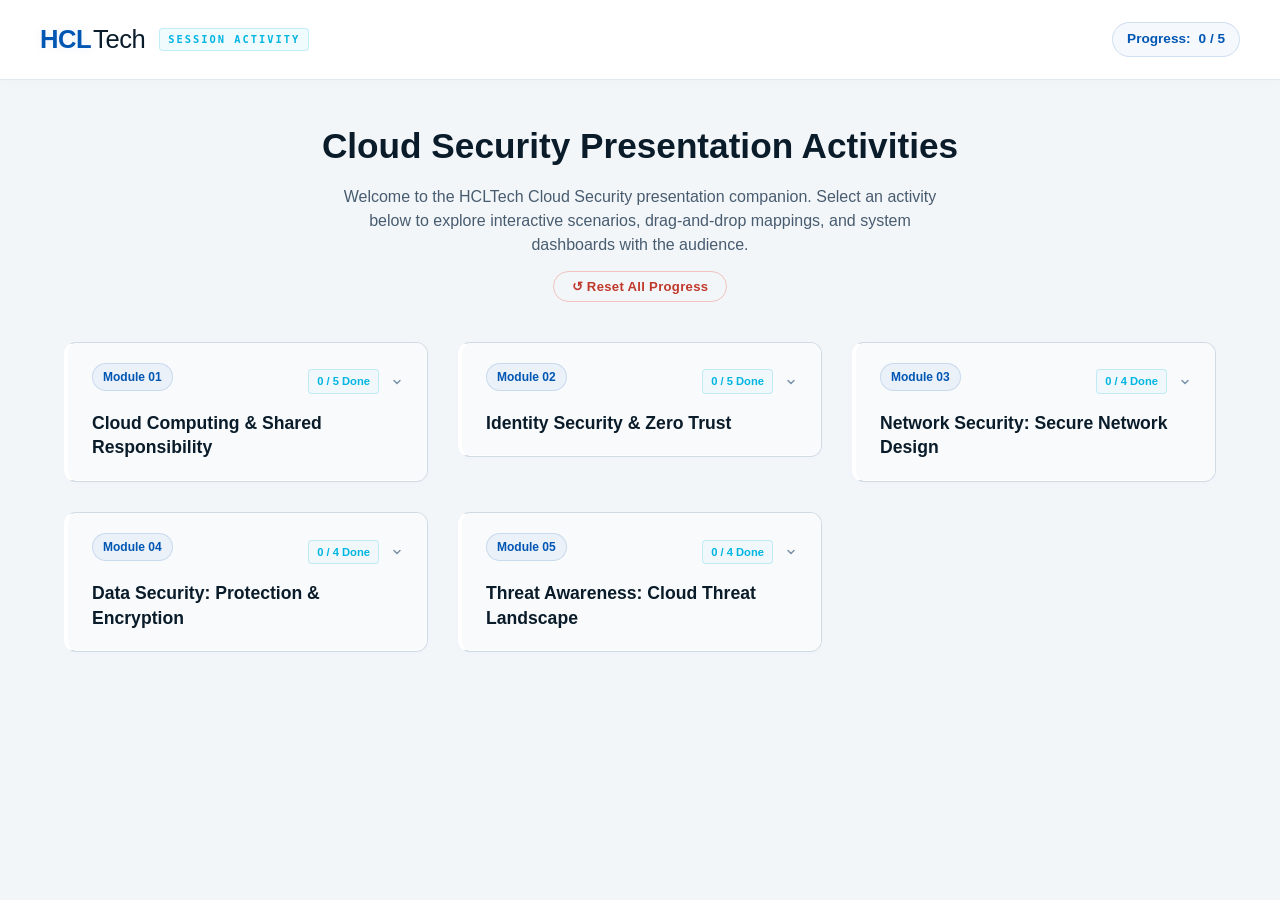
<file: index.html>
<!DOCTYPE html>
<html lang="en">
<head>
  <meta charset="UTF-8">
  <meta name="viewport" content="width=device-width, initial-scale=1.0">
  <title>HCLTech Cloud Security & Identity Interactive Activities</title>
  <link rel="stylesheet" href="index.css">
</head>
<body>

  <div id="app-container">

    <!-- CORPORATE WHITE HEADER -->
    <header>
      <div class="logo-section">
        <h1 class="hcl-logo">
          <span class="hcl-blue">HCL</span><span class="hcl-tech">Tech</span>
          <span class="logo-tag">Session Activity</span>
        </h1>
      </div>
      <div class="hud-section">
        <div class="score-hud-badge">
          Progress: <span id="hud-score-tally">0 / 5</span>
        </div>
      </div>
    </header>

    <!-- VIEW 1: MODULE & ACTIVITY DASHBOARD -->
    <main id="hub-view">
      <div class="hub-hero">
        <h2>Cloud Security Presentation Activities</h2>
        <p>Welcome to the HCLTech Cloud Security presentation companion. Select an activity below to explore interactive scenarios, drag-and-drop mappings, and system dashboards with the audience.</p>
        <button id="btn-reset-all" class="btn-reset-all">↺ Reset All Progress</button>
      </div>
      <div class="modules-grid">
        <!-- Dynamically rendered by app.js -->
      </div>
    </main>
 
    <!-- VIEW 1.5: MODULE DETAIL VIEW (SEPARATE PAGE) -->
    <main id="module-view" style="display: none;">
      <div class="module-view-header">
        <button id="btn-module-back" class="btn-quit">← Back to Modules</button>
        <h2 id="module-view-title">Module Title</h2>
        <button id="btn-module-reset" class="btn-reset">Reset Module Progress</button>
      </div>
      <div class="glass-panel module-desc-panel">
        <p id="module-view-desc"></p>
      </div>
      <h3 class="game-slots-title">Session Activities</h3>
      <div class="collapsible-games-list" id="module-games-list">
        <!-- Dynamically rendered by app.js -->
      </div>
    </main>

    <!-- VIEW 2: ACTIVE ACTIVITY WORKSPACE (50/50 Split) -->
    <main id="game-view" style="display: none;">
      
      <!-- Left Panel: Dynamic Vector Diagram Panel -->
      <section class="image-panel" id="diagram-panel-container">
        <!-- Rendered dynamically by app.js -->
      </section>

      <!-- Right Panel: Interactive Activity Console -->
      <section class="mission-control-panel">
        
        <div class="game-title-bar">
          <h3 id="current-game-title">Activity Title</h3>
          <button id="btn-quit" class="btn-quit">Exit Activity</button>
        </div>

        <!-- Progress ticks (shown for multi-step activities like scenarios and swiper) -->
        <div id="progress-ticks" class="progress-container">
          <!-- Populated by app.js -->
        </div>

        <!-- Dynamic Activity Workspace -->
        <div id="activity-workspace">
          <!-- Rendered dynamically by app.js based on activity type -->
        </div>

        <!-- Educational outcomes feedback -->
        <div id="correct-feedback" class="feedback-box correct">
          <div class="feedback-header">
            <svg style="width:16px; height:16px; fill:var(--neon-green)" viewBox="0 0 24 24"><path d="M12,2A10,10 0 1,0 22,12A10,10 0 0,0 12,2M10,17L5,12L6.41,10.58L10,14.17L17.59,6.58L19,8L10,17Z"/></svg>
            SECURE DESIGN CONFIGURATION
          </div>
          <p id="correct-explanation"></p>
        </div>

        <div id="incorrect-feedback" class="feedback-box incorrect">
          <div class="feedback-header">
            <svg style="width:16px; height:16px; fill:var(--neon-red)" viewBox="0 0 24 24"><path d="M13 14H11V9H13M13 18H11V16H13M1 21H23L12 2L1 21Z"/></svg>
            POTENTIAL SECURITY RISK
          </div>
          <button id="btn-reveal-explanation" class="btn-reveal">Discuss Security Context</button>
          
          <div id="reveal-block" class="reveal-text">
            <p id="reveal-cause-text"></p>
          </div>
        </div>

        <!-- Action Control triggers -->
        <div class="action-area">
          <button id="btn-submit" class="btn-primary" disabled>
            Confirm Choice
          </button>
          <button id="btn-next" class="btn-primary" style="display: none;">
            Next Scenario
          </button>
        </div>

      </section>

    </main>

    <!-- VIEW 3: ACTIVITY COMPLETED RESULTS VIEW -->
    <main id="results-view" style="display: none;">
      <div class="results-panel glass-panel">
        <div class="results-badge success">
          <!-- Filled by app.js -->
        </div>
        <h2 class="results-title success">Activity Completed</h2>
        <p class="results-subtitle">You have run through the interactive scenarios. Here is a summary of your selections.</p>

        <!-- Final score distribution table -->
        <div class="score-display">
          <div class="score-col">
            <span class="score-label">Checkpoints Reviewed</span>
            <span id="final-score" class="score-value highlight">5 / 5</span>
          </div>
          <div class="score-col">
            <span class="score-label">Activity Status</span>
            <span id="final-percent" class="score-value highlight">100%</span>
          </div>
        </div>

        <div style="display: flex; gap: 14px; width: 100%;">
          <button id="btn-results-retry" class="btn-primary btn-secondary-style" style="flex: 1; padding: 12px; font-size: 0.9rem;">Restart Activity</button>
          <button id="btn-results-quit" class="btn-primary" style="flex: 1; padding: 12px; font-size: 0.9rem;">Return to Activity Hub</button>
        </div>
      </div>
    </main>

  </div>

  <!-- Include Javascript files -->
  <script src="gameData.js"></script>
  <script src="app.js"></script>
</body>
</html>
</file>
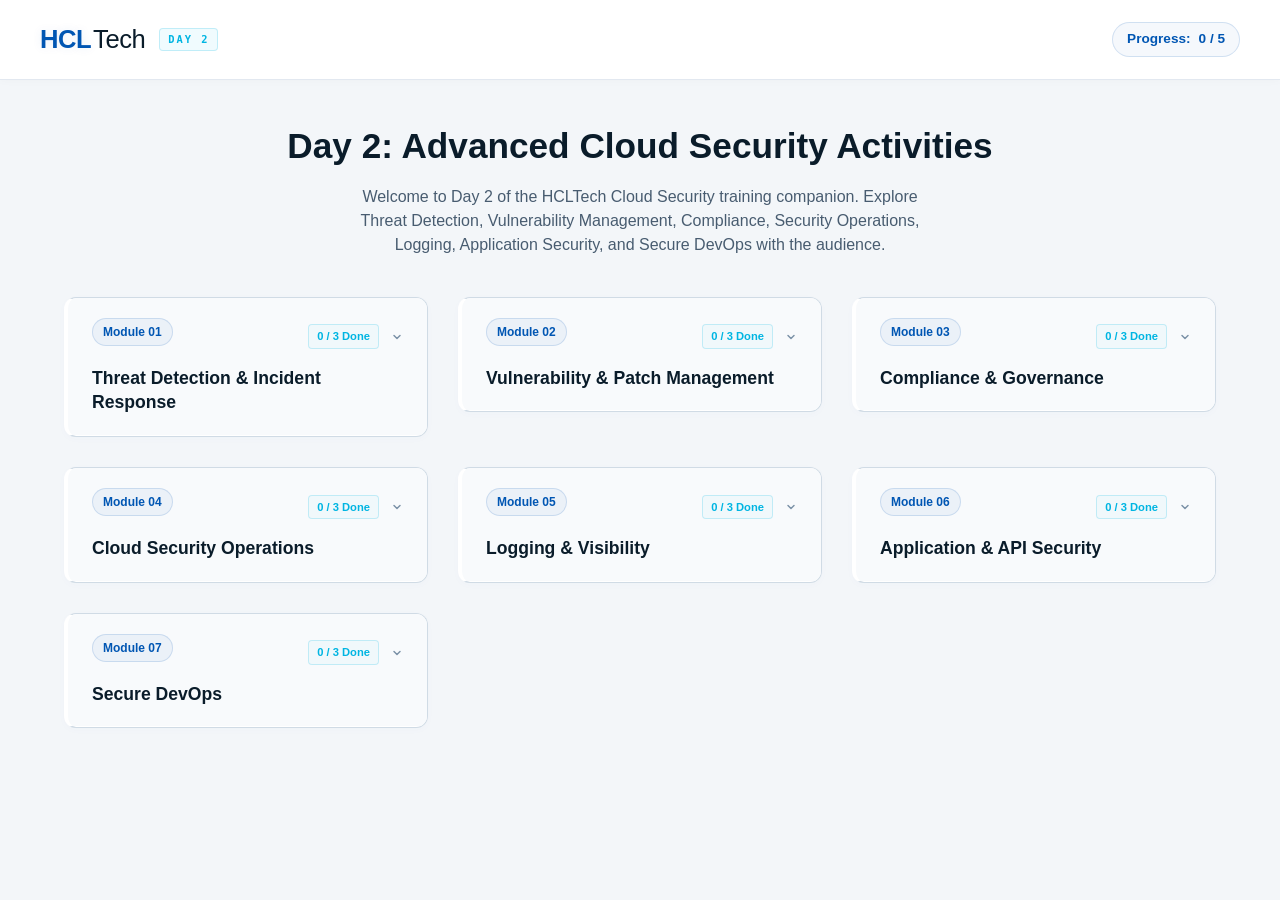
<file: day2.html>
<!DOCTYPE html>
<html lang="en">
<head>
  <meta charset="UTF-8">
  <meta name="viewport" content="width=device-width, initial-scale=1.0">
  <title>HCLTech Cloud Security - Day 2 Training Activities</title>
  <link rel="stylesheet" href="day2.css">
</head>
<body>

  <div id="app-container">

    <!-- CORPORATE WHITE HEADER -->
    <header>
      <div class="logo-section">
        <h1 class="hcl-logo">
          <span class="hcl-blue">HCL</span><span class="hcl-tech">Tech</span>
          <span class="logo-tag">Day 2</span>
        </h1>
      </div>
      <div class="hud-section">
        <div class="score-hud-badge">
          Progress: <span id="hud-score-tally">0 / 5</span>
        </div>
      </div>
    </header>

    <!-- VIEW 1: MODULE & ACTIVITY DASHBOARD -->
    <main id="hub-view">
      <div class="hub-hero">
        <h2>Day 2: Advanced Cloud Security Activities</h2>
        <p>Welcome to Day 2 of the HCLTech Cloud Security training companion. Explore Threat Detection, Vulnerability Management, Compliance, Security Operations, Logging, Application Security, and Secure DevOps with the audience.</p>
      </div>
      <div class="modules-grid">
        <!-- Dynamically rendered by app.js -->
      </div>
    </main>
 
    <!-- VIEW 1.5: MODULE DETAIL VIEW (SEPARATE PAGE) -->
    <main id="module-view" style="display: none;">
      <div class="module-view-header">
        <button id="btn-module-back" class="btn-quit">← Back to Modules</button>
        <h2 id="module-view-title">Module Title</h2>
        <button id="btn-module-reset" class="btn-reset">Reset Module Progress</button>
      </div>
      <div class="glass-panel module-desc-panel">
        <p id="module-view-desc"></p>
      </div>
      <h3 class="game-slots-title">Session Activities</h3>
      <div class="collapsible-games-list" id="module-games-list">
        <!-- Dynamically rendered by app.js -->
      </div>
    </main>

    <!-- VIEW 2: ACTIVE ACTIVITY WORKSPACE (50/50 Split) -->
    <main id="game-view" style="display: none;">
      
      <!-- Left Panel: Dynamic Vector Diagram Panel -->
      <section class="image-panel" id="diagram-panel-container">
        <!-- Rendered dynamically by app.js -->
      </section>

      <!-- Right Panel: Interactive Activity Console -->
      <section class="mission-control-panel">
        
        <div class="game-title-bar">
          <h3 id="current-game-title">Activity Title</h3>
          <button id="btn-quit" class="btn-quit">Exit Activity</button>
        </div>

        <!-- Progress ticks (shown for multi-step activities like scenarios and swiper) -->
        <div id="progress-ticks" class="progress-container">
          <!-- Populated by app.js -->
        </div>

        <!-- Dynamic Activity Workspace -->
        <div id="activity-workspace">
          <!-- Rendered dynamically by app.js based on activity type -->
        </div>

        <!-- Educational outcomes feedback -->
        <div id="correct-feedback" class="feedback-box correct">
          <div class="feedback-header">
            <svg style="width:16px; height:16px; fill:var(--neon-green)" viewBox="0 0 24 24"><path d="M12,2A10,10 0 1,0 22,12A10,10 0 0,0 12,2M10,17L5,12L6.41,10.58L10,14.17L17.59,6.58L19,8L10,17Z"/></svg>
            SECURE DESIGN CONFIGURATION
          </div>
          <p id="correct-explanation"></p>
        </div>

        <div id="incorrect-feedback" class="feedback-box incorrect">
          <div class="feedback-header">
            <svg style="width:16px; height:16px; fill:var(--neon-red)" viewBox="0 0 24 24"><path d="M13 14H11V9H13M13 18H11V16H13M1 21H23L12 2L1 21Z"/></svg>
            POTENTIAL SECURITY RISK
          </div>
          <button id="btn-reveal-explanation" class="btn-reveal">Discuss Security Context</button>
          
          <div id="reveal-block" class="reveal-text">
            <p id="reveal-cause-text"></p>
          </div>
        </div>

        <!-- Action Control triggers -->
        <div class="action-area">
          <button id="btn-submit" class="btn-primary" disabled>
            Confirm Choice
          </button>
          <button id="btn-next" class="btn-primary" style="display: none;">
            Next Scenario
          </button>
        </div>

      </section>

    </main>

    <!-- VIEW 3: ACTIVITY COMPLETED RESULTS VIEW -->
    <main id="results-view" style="display: none;">
      <div class="results-panel glass-panel">
        <div class="results-badge success">
          <!-- Filled by app.js -->
        </div>
        <h2 class="results-title success">Activity Completed</h2>
        <p class="results-subtitle">You have run through the interactive scenarios. Here is a summary of your selections.</p>

        <!-- Final score distribution table -->
        <div class="score-display">
          <div class="score-col">
            <span class="score-label">Checkpoints Reviewed</span>
            <span id="final-score" class="score-value highlight">5 / 5</span>
          </div>
          <div class="score-col">
            <span class="score-label">Activity Status</span>
            <span id="final-percent" class="score-value highlight">100%</span>
          </div>
        </div>

        <div style="display: flex; gap: 14px; width: 100%;">
          <button id="btn-results-retry" class="btn-primary btn-secondary-style" style="flex: 1; padding: 12px; font-size: 0.9rem;">Restart Activity</button>
          <button id="btn-results-quit" class="btn-primary" style="flex: 1; padding: 12px; font-size: 0.9rem;">Return to Activity Hub</button>
        </div>
      </div>
    </main>

  </div>

  <!-- Include Javascript files -->
  <script src="day2_gameData.js"></script>
  <script src="day2_app.js"></script>
</body>
</html>
</file>
<file: index.css>
/* HCLTech Style CSS Stylesheet for Nebula Cloud Sentinel */
/* Implements HCLTech website light corporate theme, split layout, and card styling */

:root {
  /* HCLTech Light Corporate Palette */
  --bg-dark: #f3f6f9; /* Light slate grey background */
  --bg-space: #e2e8f0;
  --panel-glass: #ffffff; /* Solid white panels */
  --panel-border: #d0dbe5;
  --panel-border-hover: #0056b3;
  
  /* HCLTech Accent Colors */
  --neon-cyan: #00b5e2; /* HCLTech Cyan */
  --neon-purple: #0050d2; /* HCLTech Deep Blue */
  --neon-green: #2ecc71;
  --neon-red: #e74c3c;
  --neon-gold: #f2a900;
  
  /* Text colors (Light theme) */
  --text-primary: #0a1c2a; /* Deep charcoal navy */
  --text-secondary: #485c70; /* Gray steel */
  --text-muted: #7d93a8; /* Soft slate gray */
  
  /* Font stack */
  --font-cyber: -apple-system, BlinkMacSystemFont, "Segoe UI", Roboto, "Helvetica Neue", Arial, sans-serif;
}

/* Base resets */
* {
  box-sizing: border-box;
  margin: 0;
  padding: 0;
}

body {
  font-family: var(--font-cyber);
  background: var(--bg-dark);
  color: var(--text-primary);
  min-height: 100vh;
  overflow-x: hidden;
  line-height: 1.5;
}

/* Clean B2B Corporate panels */
.glass-panel {
  background: #ffffff;
  border: 1px solid var(--panel-border);
  border-radius: 12px;
  box-shadow: 0 4px 20px rgba(0, 80, 210, 0.03);
  transition: all 0.3s cubic-bezier(0.25, 0.8, 0.25, 1);
}

.glass-panel:hover {
  border-color: var(--panel-border-hover);
  box-shadow: 0 8px 30px rgba(0, 80, 210, 0.08);
}

/* Global app container */
#app-container {
  display: flex;
  flex-direction: column;
  min-height: 100vh;
  position: relative;
  background: var(--bg-dark);
}


/* Corporate White Header */
header {
  padding: 20px 40px;
  display: flex;
  justify-content: space-between;
  align-items: center;
  background: #ffffff;
  border-bottom: 1px solid #e2e8f0;
  position: relative;
  z-index: 100;
  height: 80px;
  box-shadow: 0 2px 8px rgba(0, 0, 0, 0.02);
}

/* HCLTech Brand Logo */
.hcl-logo {
  font-size: 1.6rem;
  font-weight: 900;
  letter-spacing: -0.5px;
  display: flex;
  align-items: center;
  gap: 2px;
}

.hcl-blue {
  color: #0056b3; /* Official HCLTech Blue */
  text-shadow: 0 0 10px rgba(0, 86, 179, 0.1);
}

.hcl-tech {
  color: #0a1c2a;
  font-weight: 300;
}

.logo-tag {
  font-size: 0.65rem;
  text-transform: uppercase;
  letter-spacing: 2px;
  background: rgba(0, 181, 226, 0.06);
  border: 1px solid rgba(0, 181, 226, 0.2);
  color: var(--neon-cyan);
  padding: 3px 8px;
  border-radius: 4px;
  margin-left: 12px;
  font-weight: bold;
  font-family: monospace;
}

.hud-section {
  display: flex;
  align-items: center;
  gap: 20px;
}

.score-hud-badge {
  display: flex;
  align-items: center;
  gap: 8px;
  padding: 6px 14px;
  background: rgba(0, 86, 179, 0.04);
  border: 1px solid rgba(0, 86, 179, 0.15);
  border-radius: 50px;
  font-size: 0.85rem;
  font-weight: bold;
  color: #0056b3;
}

/* Main Hub View - Floating on top */
#hub-view {
  flex: 1;
  position: relative;
  z-index: 2;
  padding: 40px 24px;
  max-width: 1200px;
  margin: 0 auto;
  width: 100%;
}

.hub-hero {
  text-align: center;
  margin-bottom: 40px;
}

.hub-hero h2 {
  font-size: 2.2rem;
  font-weight: 800;
  margin-bottom: 12px;
  color: var(--text-primary);
}

.hub-hero p {
  color: var(--text-secondary);
  max-width: 600px;
  margin: 0 auto;
}

.modules-grid {
  display: grid;
  grid-template-columns: repeat(auto-fit, minmax(340px, 1fr));
  gap: 30px;
  margin-top: 20px;
  align-items: start;
}

.module-card {
  padding: 24px;
  display: flex;
  flex-direction: column;
  height: 100%;
}

.module-header {
  margin-bottom: 16px;
}

.module-badge {
  font-size: 0.75rem;
  font-weight: bold;
  color: #0056b3;
  background: rgba(0, 86, 179, 0.05);
  padding: 4px 10px;
  border-radius: 50px;
  border: 1px solid rgba(0, 86, 179, 0.15);
  display: inline-block;
  margin-bottom: 10px;
  flex-shrink: 0;
}

.module-title {
  font-size: 1.4rem;
  font-weight: bold;
  color: var(--text-primary);
  line-height: 1.25;
}

.module-desc {
  font-size: 0.9rem;
  color: var(--text-secondary);
  margin-bottom: 24px;
  flex-grow: 1;
}

/* Game slots within modules */
.game-slots-title {
  font-size: 0.85rem;
  text-transform: uppercase;
  letter-spacing: 1px;
  color: var(--text-muted);
  margin-bottom: 12px;
  font-weight: bold;
  border-bottom: 1px solid rgba(0, 0, 0, 0.05);
  padding-bottom: 6px;
}

.game-slots-list {
  display: flex;
  flex-direction: column;
  gap: 12px;
}

.game-slot-row {
  display: flex;
  justify-content: space-between;
  align-items: center;
  padding: 12px 16px;
  background: #f8fafc;
  border: 1px solid #e2e8f0;
  border-radius: 10px;
  transition: all 0.2s ease;
}

.game-slot-row.unlocked:hover {
  background: rgba(0, 86, 179, 0.02);
  border-color: rgba(0, 86, 179, 0.25);
  transform: translateX(4px);
}

.game-slot-info {
  display: flex;
  flex-direction: column;
  gap: 2px;
}

.game-slot-title {
  font-size: 0.95rem;
  font-weight: 600;
  color: var(--text-primary);
}

.game-slot-subtitle {
  font-size: 0.75rem;
  color: var(--text-secondary);
}

.game-slot-action {
  display: flex;
  align-items: center;
  gap: 8px;
}

.game-status-badge {
  font-size: 0.7rem;
  font-weight: bold;
  padding: 3px 8px;
  border-radius: 4px;
  flex-shrink: 0;
}

.game-status-badge.secured {
  background: rgba(46, 204, 113, 0.1);
  border: 1px solid rgba(46, 204, 113, 0.3);
  color: #27ae60;
}

.btn-launch-game {
  background: linear-gradient(135deg, #0056b3 0%, #00b5e2 100%);
  border: none;
  border-radius: 6px;
  color: #fff;
  font-size: 0.8rem;
  font-weight: bold;
  padding: 6px 12px;
  cursor: pointer;
  box-shadow: 0 2px 8px rgba(0, 86, 179, 0.15);
  transition: all 0.2s ease;
}

.btn-launch-game:hover {
  transform: scale(1.03);
  box-shadow: 0 4px 12px rgba(0, 86, 179, 0.25);
}

/* Active Game View - 50/50 Split layout below header (No margins/padding gaps) */
#game-view {
  position: relative;
  z-index: 2;
  display: grid;
  grid-template-columns: 1fr 1fr;
  width: 100%;
  height: calc(100vh - 80px);
  overflow: hidden;
  background: var(--bg-dark);
}

/* Left Panel: Clean corporate illustration panel */
.image-panel {
  position: relative;
  height: 100%;
  width: 100%;
  border-right: 1px solid #dcdfe6;
  background: #ffffff;
  display: flex;
  align-items: center;
  justify-content: center;
  padding: 30px;
}

.promo-image {
  max-width: 100%;
  max-height: 100%;
  object-fit: contain;
  border-radius: 8px;
}

/* Right Panel: Full-height interactive Control console */
.mission-control-panel {
  position: relative;
  z-index: 2;
  height: 100%;
  width: 100%;
  display: flex;
  flex-direction: column;
  padding: 40px;
  background: #ffffff;
  overflow-y: auto;
}

.game-title-bar {
  margin-bottom: 20px;
  display: flex;
  justify-content: space-between;
  align-items: center;
}

.game-title-bar h3 {
  font-size: 1.25rem;
  font-weight: 800;
  color: var(--text-primary);
}

.btn-quit {
  background: transparent;
  border: 1px solid #cbd5e1;
  color: var(--text-secondary);
  border-radius: 6px;
  padding: 8px 16px;
  font-size: 0.85rem;
  cursor: pointer;
  transition: all 0.2s ease;
}

.btn-quit:hover {
  background: #f1f5f9;
  color: var(--text-primary);
  border-color: #94a3b8;
}

/* Progress ticks */
.progress-container {
  display: flex;
  gap: 8px;
  margin-bottom: 24px;
}

.progress-tick {
  flex: 1;
  height: 6px;
  background: #e2e8f0;
  border-radius: 10px;
}

.progress-tick.current {
  background: #0056b3;
  box-shadow: 0 0 8px rgba(0, 86, 179, 0.3);
}

.progress-tick.correct {
  background: var(--neon-green);
  box-shadow: 0 0 8px rgba(46, 204, 113, 0.3);
}

.progress-tick.incorrect {
  background: var(--neon-red);
  box-shadow: 0 0 8px rgba(231, 76, 60, 0.3);
}

/* Scenario description */
.scenario-box {
  background: #f8fafc;
  border-left: 4px solid #0056b3;
  padding: 20px;
  border-radius: 0 8px 8px 0;
  font-size: 1.02rem;
  color: #334155;
  margin-bottom: 24px;
  line-height: 1.6;
  border-top: 1px solid #e2e8f0;
  border-right: 1px solid #e2e8f0;
  border-bottom: 1px solid #e2e8f0;
}

.question-text {
  font-size: 1.25rem;
  font-weight: 700;
  color: #0f172a;
  line-height: 1.45;
  margin-bottom: 20px;
  padding-bottom: 16px;
  border-bottom: 1px solid #e2e8f0;
}

/* Option choices */
.options-list {
  display: flex;
  flex-direction: column;
  gap: 12px;
  margin-bottom: 24px;
}

.option-btn {
  background: #f8fafc;
  border: 1px solid #e2e8f0;
  border-radius: 8px;
  padding: 16px 20px;
  text-align: left;
  color: #1e293b;
  font-size: 0.95rem;
  cursor: pointer;
  transition: all 0.2s ease;
  outline: none;
  line-height: 1.45;
}

.option-btn:hover {
  background: rgba(0, 86, 179, 0.03);
  border-color: rgba(0, 86, 179, 0.3);
}

.option-btn.selected {
  background: rgba(0, 86, 179, 0.07);
  border-color: #0056b3;
  color: #0056b3;
  font-weight: 600;
  box-shadow: inset 0 0 10px rgba(0, 86, 179, 0.05);
}

/* Action button area */
.action-area {
  display: flex;
  flex-direction: column;
  gap: 12px;
  margin-top: auto;
}

.btn-primary {
  width: 100%;
  background: linear-gradient(135deg, #0056b3 0%, #00b5e2 100%);
  border: none;
  border-radius: 8px;
  color: #fff;
  font-size: 1.05rem;
  font-weight: 700;
  padding: 16px;
  cursor: pointer;
  box-shadow: 0 4px 14px rgba(0, 86, 179, 0.2);
  transition: all 0.2s ease;
  display: flex;
  justify-content: center;
  align-items: center;
  gap: 10px;
}

.btn-primary:hover:not(:disabled) {
  transform: translateY(-1px);
  box-shadow: 0 6px 20px rgba(0, 86, 179, 0.3);
}

.btn-primary:disabled {
  background: #cbd5e1;
  color: #94a3b8;
  box-shadow: none;
  cursor: not-allowed;
}

.btn-secondary-style {
  background: #ffffff !important;
  color: #0056b3 !important;
  border: 1px solid #dcdbe5 !important;
  box-shadow: none !important;
}

.btn-secondary-style:hover:not(:disabled) {
  background: #f0f6ff !important;
  border-color: #0056b3 !important;
  box-shadow: 0 2px 8px rgba(0, 86, 179, 0.1) !important;
}

/* Feedback blocks */
.feedback-box {
  border-radius: 8px;
  padding: 18px;
  margin-bottom: 20px;
  display: none;
  line-height: 1.55;
  font-size: 0.95rem;
}

.feedback-box.correct {
  display: block;
  background: rgba(46, 204, 113, 0.08);
  border: 1px solid rgba(46, 204, 113, 0.3);
  color: #27ae60;
}

.feedback-box.incorrect {
  display: block;
  background: rgba(231, 76, 60, 0.08);
  border: 1px solid rgba(231, 76, 60, 0.3);
  color: #c0392b;
}

.feedback-header {
  font-weight: 800;
  font-size: 0.95rem;
  display: flex;
  align-items: center;
  gap: 8px;
  margin-bottom: 8px;
}

.btn-reveal {
  background: transparent;
  border: 1px solid var(--neon-red);
  color: var(--neon-red);
  font-size: 0.8rem;
  font-weight: bold;
  padding: 8px 16px;
  border-radius: 6px;
  cursor: pointer;
  transition: all 0.2s ease;
  margin-top: 10px;
  outline: none;
  display: inline-block;
}

.btn-reveal:hover {
  background: rgba(231, 76, 60, 0.15);
  box-shadow: 0 0 10px rgba(231, 76, 60, 0.2);
}

.reveal-text {
  margin-top: 12px;
  padding-top: 12px;
  border-top: 1px dashed rgba(231, 76, 60, 0.2);
  color: #334155;
  font-size: 0.9rem;
  line-height: 1.5;
  display: none; /* revealed via script */
}

/* Results View - Centered white box */
#results-view {
  flex: 1;
  position: relative;
  z-index: 2;
  display: flex;
  justify-content: center;
  align-items: center;
  padding: 40px 24px;
}

.results-panel {
  max-width: 500px;
  width: 100%;
  padding: 40px;
  text-align: center;
}

.results-badge {
  width: 100px;
  height: 100px;
  border-radius: 50%;
  display: flex;
  align-items: center;
  justify-content: center;
  margin: 0 auto 24px auto;
  border: 4px solid;
}

.results-badge.success {
  border-color: var(--neon-green);
  background: rgba(46, 204, 113, 0.08);
  box-shadow: 0 0 25px rgba(46, 204, 113, 0.15);
}

.results-badge.failed {
  border-color: var(--neon-red);
  background: rgba(231, 76, 60, 0.08);
  box-shadow: 0 0 25px rgba(231, 76, 60, 0.15);
}

.results-icon {
  width: 50px;
  height: 50px;
}

.results-icon.success {
  fill: #27ae60;
}

.results-icon.failed {
  fill: #c0392b;
}

.results-title {
  font-size: 2rem;
  font-weight: 800;
  margin-bottom: 8px;
}

.results-title.success {
  color: #27ae60;
}

.results-title.failed {
  color: #c0392b;
}

.results-subtitle {
  font-size: 1.1rem;
  color: var(--text-secondary);
  margin-bottom: 24px;
}

.score-display {
  display: flex;
  justify-content: center;
  gap: 30px;
  margin-bottom: 30px;
  background: #f8fafc;
  padding: 16px;
  border-radius: 12px;
  border: 1px solid #e2e8f0;
}

.score-col {
  display: flex;
  flex-direction: column;
}

.score-label {
  font-size: 0.75rem;
  text-transform: uppercase;
  color: var(--text-muted);
  margin-bottom: 4px;
}

.score-value {
  font-size: 1.6rem;
  font-weight: bold;
}

.score-value.highlight {
  color: #0056b3;
}

/* Animations */
@keyframes spin {
  100% { transform: rotate(360deg); }
}

/* Shake animation triggered on error */
.shake-element {
  animation: shake 0.5s cubic-bezier(.36,.07,.19,.97) both;
}

@keyframes shake {
  10%, 90% { transform: translate3d(-2px, 0, 0); }
  20%, 80% { transform: translate3d(4px, 0, 0); }
  30%, 50%, 70% { transform: translate3d(-6px, 0, 0); }
  40%, 60% { transform: translate3d(6px, 0, 0); }
}

/* Responsive queries */
@media(max-width: 900px) {
  #game-view {
    grid-template-columns: 1fr;
    grid-template-rows: 320px auto;
    height: auto;
    overflow-y: auto;
  }
  
  .image-panel {
    height: 320px;
    border-right: none;
    border-bottom: 1px solid #dcdfe6;
  }
  
  .mission-control-panel {
    padding: 30px 24px;
    height: auto;
  }
}

/* ==================== Interactive Activity Styles ==================== */

/* 1. Drag & Drop Mappings */
.drag-drop-workspace {
  display: flex;
  flex-direction: column;
  gap: 20px;
  margin-bottom: 24px;
}

.drag-deck {
  display: flex;
  flex-wrap: wrap;
  gap: 10px;
  background: #f8fafc;
  padding: 16px;
  border-radius: 8px;
  border: 1px solid #e2e8f0;
  min-height: 80px;
}

.drag-card {
  background: #ffffff;
  border: 1px solid #cbd5e1;
  border-radius: 6px;
  padding: 10px 14px;
  font-size: 0.85rem;
  font-weight: 600;
  cursor: grab;
  user-select: none;
  box-shadow: 0 2px 4px rgba(0,0,0,0.03);
  transition: all 0.2s ease;
  color: var(--text-primary);
}

.drag-card:hover {
  border-color: #0056b3;
  box-shadow: 0 4px 8px rgba(0, 86, 179, 0.08);
  transform: translateY(-1px);
}

.drag-card.dragging {
  opacity: 0.5;
  cursor: grabbing;
}

.drag-card.selected {
  border-color: #0056b3;
  background: rgba(0, 86, 179, 0.05);
  box-shadow: 0 0 0 2px rgba(0, 86, 179, 0.2);
}

.drop-buckets-container {
  display: grid;
  grid-template-columns: 1fr 1fr;
  gap: 16px;
}

.drop-bucket {
  background: #ffffff;
  border: 2px dashed #cbd5e1;
  border-radius: 8px;
  padding: 16px;
  min-height: 180px;
  display: flex;
  flex-direction: column;
  gap: 10px;
  transition: all 0.2s ease;
}

.drop-bucket.hovered {
  border-color: #00b5e2;
  background: rgba(0, 181, 226, 0.02);
}

.drop-bucket-title {
  font-size: 0.82rem;
  font-weight: 800;
  color: #0056b3;
  text-transform: uppercase;
  letter-spacing: 0.5px;
  border-bottom: 1px solid #e2e8f0;
  padding-bottom: 8px;
  margin-bottom: 4px;
  text-align: center;
}

/* 2. Card Swiper (Secure vs Vulnerable Stack) */
.swiper-workspace {
  display: flex;
  flex-direction: column;
  align-items: center;
  gap: 20px;
  margin-bottom: 24px;
}

.card-deck-container {
  position: relative;
  width: 100%;
  max-width: 400px;
  height: 280px;
  margin: 0 auto;
}

.swiper-card {
  position: absolute;
  top: 0;
  left: 0;
  right: 0;
  height: 260px;
  background: #ffffff;
  border: 1px solid #e2e8f0;
  border-radius: 12px;
  padding: 24px;
  box-shadow: 0 8px 24px rgba(0, 80, 210, 0.05);
  display: flex;
  flex-direction: column;
  transition: transform 0.35s cubic-bezier(0.25, 0.8, 0.25, 1), opacity 0.35s ease;
  user-select: none;
}

/* Offset positioning for the card stack look */
.swiper-card.card-depth-0 {
  z-index: 10;
  transform: translateY(0) scale(1);
  opacity: 1;
}

.swiper-card.card-depth-1 {
  z-index: 9;
  transform: translateY(12px) scale(0.95);
  opacity: 0.9;
}

.swiper-card.card-depth-2 {
  z-index: 8;
  transform: translateY(24px) scale(0.9);
  opacity: 0.7;
}

.swiper-card.card-depth-3 {
  z-index: 7;
  transform: translateY(36px) scale(0.85);
  opacity: 0;
  pointer-events: none;
}

.swiper-card-header {
  font-size: 0.75rem;
  font-weight: 800;
  color: #0056b3;
  text-transform: uppercase;
  letter-spacing: 1px;
  margin-bottom: 12px;
  border-bottom: 1px solid #f1f5f9;
  padding-bottom: 6px;
}

.swiper-card-body {
  font-size: 0.88rem;
  color: #334155;
  line-height: 1.5;
  flex-grow: 1;
  overflow-y: auto;
  margin-bottom: 12px;
}

.swiper-card-question {
  font-weight: 700;
  font-size: 0.9rem;
  color: var(--text-primary);
  border-top: 1px solid #f1f5f9;
  padding-top: 10px;
  text-align: center;
}

.swiper-card.swipe-left {
  transform: translate(-180%, -20px) rotate(-15deg) !important;
  opacity: 0 !important;
}

.swiper-card.swipe-right {
  transform: translate(180%, -20px) rotate(15deg) !important;
  opacity: 0 !important;
}

.swiper-controls {
  display: flex;
  gap: 16px;
  width: 100%;
  max-width: 400px;
}

.btn-swipe-vulnerable {
  flex: 1;
  background: #ffffff;
  border: 2px solid #e74c3c;
  color: #e74c3c;
  padding: 12px;
  border-radius: 8px;
  font-weight: 700;
  cursor: pointer;
  transition: all 0.2s;
}

.btn-swipe-vulnerable:hover {
  background: rgba(231, 76, 60, 0.08);
}

.btn-swipe-secure {
  flex: 1;
  background: #ffffff;
  border: 2px solid #2ecc71;
  color: #2ecc71;
  padding: 12px;
  border-radius: 8px;
  font-weight: 700;
  cursor: pointer;
  transition: all 0.2s;
}

.btn-swipe-secure:hover {
  background: rgba(46, 204, 113, 0.08);
}

/* 3. Toggle Dashboard (PaaS App Server Configuration) */
.dashboard-workspace {
  display: flex;
  flex-direction: column;
  gap: 20px;
  margin-bottom: 24px;
}

.server-card {
  background: #ffffff;
  border: 1px solid #e2e8f0;
  border-radius: 12px;
  padding: 24px;
  box-shadow: 0 4px 16px rgba(0, 0, 0, 0.02);
}

.server-header {
  display: flex;
  justify-content: space-between;
  align-items: center;
  border-bottom: 1px solid #f1f5f9;
  padding-bottom: 12px;
  margin-bottom: 16px;
}

.server-title {
  font-size: 1rem;
  font-weight: 800;
  color: var(--text-primary);
  display: flex;
  align-items: center;
  gap: 8px;
}

.server-status-pill {
  font-size: 0.72rem;
  font-weight: 800;
  text-transform: uppercase;
  padding: 4px 12px;
  border-radius: 50px;
  letter-spacing: 0.5px;
}

.server-status-pill.vulnerable {
  background: rgba(231, 76, 60, 0.08);
  border: 1px solid rgba(231, 76, 60, 0.2);
  color: #e74c3c;
}

.server-status-pill.secure {
  background: rgba(46, 204, 113, 0.08);
  border: 1px solid rgba(46, 204, 113, 0.2);
  color: #2ecc71;
}

.toggle-row {
  display: flex;
  justify-content: space-between;
  align-items: center;
  padding: 14px 0;
  border-bottom: 1px solid #f8fafc;
}

.toggle-row:last-child {
  border-bottom: none;
}

.toggle-info {
  display: flex;
  flex-direction: column;
  gap: 4px;
  max-width: 75%;
}

.toggle-label {
  font-size: 0.88rem;
  font-weight: 700;
  color: var(--text-primary);
}

.toggle-desc {
  font-size: 0.75rem;
  color: var(--text-secondary);
}

.switch {
  position: relative;
  display: inline-block;
  width: 44px;
  height: 24px;
}

.switch input {
  opacity: 0;
  width: 0;
  height: 0;
}

.slider {
  position: absolute;
  cursor: pointer;
  top: 0;
  left: 0;
  right: 0;
  bottom: 0;
  background-color: #cbd5e1;
  transition: .3s;
  border-radius: 24px;
}

.slider:before {
  position: absolute;
  content: "";
  height: 18px;
  width: 18px;
  left: 3px;
  bottom: 3px;
  background-color: white;
  transition: .3s;
  border-radius: 50%;
}

input:checked + .slider {
  background-color: #0056b3;
}

input:checked + .slider:before {
  transform: translateX(20px);
}

/* 4. Sequential Reordering (PAM Chronological Ordering) */
.sorting-workspace {
  display: flex;
  flex-direction: column;
  gap: 16px;
  margin-bottom: 24px;
}

.sorting-list {
  display: flex;
  flex-direction: column;
  gap: 10px;
}

.sorting-item {
  display: flex;
  align-items: center;
  background: #ffffff;
  border: 1px solid #cbd5e1;
  border-radius: 8px;
  padding: 12px 16px;
  gap: 14px;
  box-shadow: 0 2px 4px rgba(0,0,0,0.02);
  transition: border-color 0.2s;
}

.sorting-item:hover {
  border-color: #0056b3;
}

.sorting-number {
  font-size: 0.85rem;
  font-weight: 800;
  color: #0056b3;
  background: rgba(0, 86, 179, 0.05);
  width: 26px;
  height: 26px;
  border-radius: 50%;
  display: flex;
  align-items: center;
  justify-content: center;
  flex-shrink: 0;
}

.sorting-text {
  font-size: 0.88rem;
  color: var(--text-primary);
  flex-grow: 1;
  line-height: 1.45;
  word-wrap: break-word;
  overflow-wrap: break-word;
}

.sorting-controls {
  display: flex;
  flex-direction: column;
  gap: 4px;
  flex-shrink: 0;
}

.btn-sort-arrow {
  background: #f1f5f9;
  border: 1px solid #cbd5e1;
  color: var(--text-secondary);
  cursor: pointer;
  padding: 4px;
  font-size: 0.7rem;
  width: 28px;
  height: 28px;
  border-radius: 6px;
  display: inline-flex;
  align-items: center;
  justify-content: center;
  transition: all 0.15s ease;
  user-select: none;
}

.btn-sort-arrow:hover:not(:disabled) {
  background: rgba(0, 86, 179, 0.08);
  border-color: #0056b3;
  color: #0056b3;
  transform: translateY(-1px);
}

.btn-sort-arrow:active:not(:disabled) {
  transform: translateY(0);
}

.btn-sort-arrow:disabled {
  color: #cbd5e1;
  background: #f8fafc;
  border-color: #e2e8f0;
  cursor: not-allowed;
}

/* 5. MCQ Scenario Layout adjustments */
.scenario-workspace {
  display: flex;
  flex-direction: column;
}

/* ==================== SVG Diagram Styles & Animations ==================== */
.diagram-svg {
  width: 95%;
  height: 95%;
  max-width: 680px;
  max-height: 680px;
  display: block;
}

@keyframes dash {
  to {
    stroke-dashoffset: -40;
  }
}

.animate-dash-slow {
  stroke-dasharray: 6, 4;
  animation: dash 3s linear infinite;
}

.animate-dash-fast {
  stroke-dasharray: 5, 3;
  animation: dash 1.5s linear infinite;
}

@keyframes pulse {
  0% { r: 5; opacity: 0.3; }
  50% { r: 9; opacity: 0.8; }
  100% { r: 5; opacity: 0.3; }
}

.animate-pulse-node {
  animation: pulse 2s ease-in-out infinite;
}

@keyframes glow-red {
  0% { filter: drop-shadow(0 0 2px rgba(231, 76, 60, 0.4)); }
  50% { filter: drop-shadow(0 0 8px rgba(231, 76, 60, 0.8)); }
  100% { filter: drop-shadow(0 0 2px rgba(231, 76, 60, 0.4)); }
}

.glow-danger {
  animation: glow-red 2s infinite;
}

@keyframes glow-green {
  0% { filter: drop-shadow(0 0 2px rgba(46, 204, 113, 0.4)); }
  50% { filter: drop-shadow(0 0 8px rgba(46, 204, 113, 0.8)); }
  100% { filter: drop-shadow(0 0 2px rgba(46, 204, 113, 0.4)); }
}

.glow-success {
  animation: glow-green 2s infinite;
}

/* Collapsible Card Component for Module Page */
.collapsible-card {
  background: #ffffff;
  border: 1px solid var(--panel-border);
  border-left: 4px solid transparent;
  border-radius: 12px;
  margin-bottom: 16px;
  overflow: hidden;
  box-shadow: 0 2px 8px rgba(0, 80, 210, 0.02);
  transition: border-color 0.25s ease, border-left-color 0.25s ease, box-shadow 0.25s ease, transform 0.25s ease;
}

.collapsible-card:hover {
  border-color: var(--neon-cyan);
  box-shadow: 0 4px 15px rgba(0, 80, 210, 0.05);
}

.collapsible-card.expanded {
  border-left-color: var(--neon-cyan);
  border-color: var(--panel-border-hover);
  box-shadow: 0 8px 24px rgba(0, 80, 210, 0.06);
}

.modules-grid .collapsible-card {
  align-self: start;
  height: auto;
  margin-bottom: 0;
}

.collapsible-card-header {
  display: flex;
  flex-direction: column;
  align-items: stretch;
  gap: 10px;
  padding: 20px 24px;
  cursor: pointer;
  background: #f8fafc;
  user-select: none;
  transition: background-color 0.2s ease;
}

.collapsible-card-header:hover {
  background: rgba(0, 86, 179, 0.02);
}

.collapsible-card-header-top {
  display: flex;
  justify-content: space-between;
  align-items: center;
  width: 100%;
}

.collapsible-card-header-right {
  display: flex;
  align-items: center;
  gap: 12px;
}

.collapsible-card-title {
  font-size: 1.1rem;
  font-weight: 700;
  color: var(--text-primary);
  line-height: 1.4;
}

.collapsible-card-chevron {
  display: inline-flex;
  align-items: center;
  justify-content: center;
  color: var(--text-muted);
  transition: transform 0.25s ease, color 0.25s ease;
}

.collapsible-card.expanded .collapsible-card-chevron {
  transform: rotate(180deg);
  color: var(--neon-cyan);
}

.collapsible-card-content {
  max-height: 0;
  opacity: 0;
  border-top: 1px solid transparent;
  transition: max-height 0.35s cubic-bezier(0.25, 1, 0.25, 1), opacity 0.25s ease, padding 0.35s ease, border-color 0.25s ease;
  padding: 0 24px;
  background: #ffffff;
  pointer-events: none;
  overflow: hidden;
}

.collapsible-card.expanded .collapsible-card-content {
  max-height: 1000px; /* Safe size for description + activities lists */
  opacity: 1;
  padding: 20px 24px;
  border-top-color: #e2e8f0;
  pointer-events: auto;
}

.collapsible-card-desc {
  font-size: 0.95rem;
  color: var(--text-secondary);
  line-height: 1.55;
  margin-bottom: 20px;
}

.collapsible-card-actions {
  display: flex;
  justify-content: space-between;
  align-items: center;
  flex-wrap: wrap;
  gap: 12px;
}

.collapsible-card-meta {
  display: flex;
  align-items: center;
  gap: 10px;
}

/* Reset Button Styling */
.btn-reset {
  background: transparent;
  border: 1px solid var(--neon-red);
  color: var(--neon-red);
  font-size: 0.85rem;
  font-weight: 700;
  padding: 8px 16px;
  border-radius: 6px;
  cursor: pointer;
  transition: all 0.2s ease;
}

.btn-reset:hover {
  background: rgba(231, 76, 60, 0.08);
  box-shadow: 0 2px 8px rgba(231, 76, 60, 0.12);
}

.btn-reset:active {
  transform: scale(0.98);
}

/* Module View Section styling (Moved from inline styles) */
#module-view {
  padding: 40px 24px;
  max-width: 1000px;
  margin: 0 auto;
  width: 100%;
}

.module-view-header {
  display: flex;
  justify-content: space-between;
  align-items: center;
  margin-bottom: 24px;
  gap: 15px;
  flex-wrap: wrap;
}

#module-view-title {
  font-size: 1.8rem;
  font-weight: 800;
  color: #0056b3;
  margin: 0;
}

.module-desc-panel {
  padding: 20px;
  margin-bottom: 30px;
}

#module-view-desc {
  color: var(--text-secondary);
  font-size: 1rem;
  line-height: 1.6;
  margin: 0;
}

@media(max-width: 768px) {
  .module-view-header {
    flex-direction: column;
    align-items: stretch;
    text-align: center;
    gap: 12px;
  }
  
  #module-view-title {
    order: -1; /* Keep title at the top of stack */
  }
  
  .btn-reset, .btn-quit {
    width: 100%;
    text-align: center;
  }
}

/* Fluid Layout helper for Drag & Drop buckets */
@media(max-width: 600px) {
  .drop-buckets-container {
    grid-template-columns: 1fr;
  }
}



/* ==================== REDESIGNED SCENARIO MCQ QUESTION UI ==================== */

.scenario-workspace {
  display: flex;
  flex-direction: column;
  gap: 14px;
}

.scenario-header-row {
  display: flex;
  align-items: center;
}

.scenario-step-badge {
  display: inline-flex;
  align-items: center;
  gap: 4px;
  background: linear-gradient(135deg, rgba(0,86,179,0.08) 0%, rgba(0,181,226,0.08) 100%);
  border: 1px solid rgba(0,86,179,0.18);
  color: #0056b3;
  font-size: 0.78rem;
  font-weight: 800;
  padding: 5px 14px;
  border-radius: 50px;
  text-transform: uppercase;
  letter-spacing: 0.8px;
}

.scenario-of-five {
  font-weight: 500;
  opacity: 0.65;
}

.scenario-context-block {
  background: #f8fafc;
  border-radius: 10px;
  border: 1px solid #e2e8f0;
  border-left: 4px solid #0056b3;
  padding: 16px 18px;
}

.scenario-context-label {
  font-size: 0.65rem;
  font-weight: 900;
  letter-spacing: 1.5px;
  color: #0056b3;
  text-transform: uppercase;
  margin-bottom: 8px;
  opacity: 0.7;
}

.scenario-context-text {
  font-size: 0.95rem;
  color: #334155;
  line-height: 1.6;
}

.question-block {
  display: flex;
  align-items: flex-start;
  gap: 12px;
  padding: 12px 0 6px 0;
  border-top: 1px solid #f1f5f9;
}

.question-icon {
  flex-shrink: 0;
  width: 28px;
  height: 28px;
  background: #0056b3;
  color: #fff;
  font-size: 1rem;
  font-weight: 900;
  border-radius: 50%;
  display: flex;
  align-items: center;
  justify-content: center;
  margin-top: 2px;
  box-shadow: 0 2px 8px rgba(0,86,179,0.25);
}

.question-text-new {
  font-size: 1.05rem;
  font-weight: 700;
  color: #0f172a;
  line-height: 1.5;
  margin: 0;
}

.options-list-new {
  display: flex;
  flex-direction: column;
  gap: 9px;
  margin-bottom: 14px;
}

.option-btn-new {
  display: flex;
  align-items: flex-start;
  gap: 13px;
  width: 100%;
  background: #ffffff;
  border: 1.5px solid #e2e8f0;
  border-radius: 10px;
  padding: 12px 15px;
  text-align: left;
  color: #1e293b;
  font-size: 0.91rem;
  cursor: pointer;
  transition: all 0.16s ease;
  outline: none;
  line-height: 1.5;
}

.option-btn-new:hover {
  border-color: rgba(0, 86, 179, 0.35);
  background: rgba(0, 86, 179, 0.025);
  transform: translateX(2px);
  box-shadow: 0 2px 10px rgba(0,86,179,0.06);
}

.option-letter {
  flex-shrink: 0;
  width: 26px;
  height: 26px;
  border-radius: 50%;
  background: #f1f5f9;
  border: 1.5px solid #cbd5e1;
  color: #64748b;
  font-size: 0.78rem;
  font-weight: 800;
  display: flex;
  align-items: center;
  justify-content: center;
  transition: all 0.16s ease;
  margin-top: 1px;
}

.option-text-content {
  flex: 1;
  line-height: 1.5;
}

.option-btn-new.selected {
  background: rgba(0, 86, 179, 0.05);
  border-color: #0056b3;
  border-width: 2px;
  box-shadow: 0 0 0 3px rgba(0,86,179,0.07), 0 3px 12px rgba(0,86,179,0.08);
  transform: translateX(3px);
}

.option-btn-new.selected .option-text-content {
  color: #0056b3;
  font-weight: 600;
}

.option-letter.selected-letter {
  background: #0056b3;
  border-color: #0056b3;
  color: #ffffff;
  box-shadow: 0 2px 8px rgba(0,86,179,0.3);
}

/* ==================== INSTRUCTION BARS ==================== */

.drag-instruction-bar,
.sorting-instruction-bar,
.swiper-instructions {
  display: flex;
  align-items: center;
  gap: 10px;
  background: rgba(0, 86, 179, 0.03);
  border: 1px solid rgba(0, 86, 179, 0.1);
  border-radius: 8px;
  padding: 10px 15px;
  font-size: 0.87rem;
  color: #485c70;
  margin-bottom: 6px;
}

.drag-instruction-icon,
.sorting-instruction-icon {
  font-size: 1.1rem;
  color: #0056b3;
  font-weight: bold;
  flex-shrink: 0;
}

.swiper-instructions {
  width: 100%;
  max-width: 400px;
}

.swiper-instructions svg {
  flex-shrink: 0;
  color: #0056b3;
}

/* ==================== RESULTS VIEW OVERLAY FIX ==================== */

#results-view {
  position: fixed !important;
  top: 80px;
  left: 0;
  right: 0;
  bottom: 0;
  z-index: 200;
  background: rgba(243, 246, 249, 0.96);
  backdrop-filter: blur(6px);
  -webkit-backdrop-filter: blur(6px);
  flex: unset;
  padding: 40px 24px;
}

.results-panel {
  max-width: 520px;
  width: 100%;
  padding: 44px;
  text-align: center;
  background: #ffffff;
  border-radius: 16px;
  border: 1px solid #e2e8f0;
  box-shadow: 0 20px 60px rgba(0,86,179,0.08), 0 4px 20px rgba(0,0,0,0.04);
  animation: resultsSlideIn 0.35s cubic-bezier(0.25, 0.8, 0.25, 1) forwards;
}

@keyframes resultsSlideIn {
  from { opacity: 0; transform: translateY(18px) scale(0.97); }
  to   { opacity: 1; transform: translateY(0) scale(1); }
}

/* Feedback animation */
@keyframes feedbackFadeIn {
  from { opacity: 0; transform: translateY(-4px); }
  to   { opacity: 1; transform: translateY(0); }
}

.feedback-box {
  animation: feedbackFadeIn 0.28s ease forwards;
}

/* Sorting number solid blue */
.sorting-number {
  color: #ffffff;
  background: #0056b3;
  box-shadow: 0 2px 6px rgba(0, 86, 179, 0.2);
}


/* ==================== RESET ALL PROGRESS BUTTON ==================== */
.btn-reset-all {
  display: inline-flex;
  align-items: center;
  gap: 6px;
  margin-top: 14px;
  background: transparent;
  border: 1px solid rgba(231, 76, 60, 0.3);
  color: #c0392b;
  font-size: 0.82rem;
  font-weight: 700;
  padding: 7px 18px;
  border-radius: 50px;
  cursor: pointer;
  transition: all 0.2s ease;
  letter-spacing: 0.3px;
}

.btn-reset-all:hover {
  background: rgba(231, 76, 60, 0.06);
  border-color: rgba(231, 76, 60, 0.5);
  box-shadow: 0 2px 8px rgba(231, 76, 60, 0.12);
}
</file>
<file: day2.css>
/* HCLTech Style CSS Stylesheet for Nebula Cloud Sentinel */
/* Implements HCLTech website light corporate theme, split layout, and card styling */

:root {
  /* HCLTech Light Corporate Palette */
  --bg-dark: #f3f6f9; /* Light slate grey background */
  --bg-space: #e2e8f0;
  --panel-glass: #ffffff; /* Solid white panels */
  --panel-border: #d0dbe5;
  --panel-border-hover: #0056b3;
  
  /* HCLTech Accent Colors */
  --neon-cyan: #00b5e2; /* HCLTech Cyan */
  --neon-purple: #0050d2; /* HCLTech Deep Blue */
  --neon-green: #2ecc71;
  --neon-red: #e74c3c;
  --neon-gold: #f2a900;
  
  /* Text colors (Light theme) */
  --text-primary: #0a1c2a; /* Deep charcoal navy */
  --text-secondary: #485c70; /* Gray steel */
  --text-muted: #7d93a8; /* Soft slate gray */
  
  /* Font stack */
  --font-cyber: -apple-system, BlinkMacSystemFont, "Segoe UI", Roboto, "Helvetica Neue", Arial, sans-serif;
}

/* Base resets */
* {
  box-sizing: border-box;
  margin: 0;
  padding: 0;
}

body {
  font-family: var(--font-cyber);
  background: var(--bg-dark);
  color: var(--text-primary);
  min-height: 100vh;
  overflow-x: hidden;
  line-height: 1.5;
}

/* Clean B2B Corporate panels */
.glass-panel {
  background: #ffffff;
  border: 1px solid var(--panel-border);
  border-radius: 12px;
  box-shadow: 0 4px 20px rgba(0, 80, 210, 0.03);
  transition: all 0.3s cubic-bezier(0.25, 0.8, 0.25, 1);
}

.glass-panel:hover {
  border-color: var(--panel-border-hover);
  box-shadow: 0 8px 30px rgba(0, 80, 210, 0.08);
}

/* Global app container */
#app-container {
  display: flex;
  flex-direction: column;
  min-height: 100vh;
  position: relative;
  background: var(--bg-dark);
}


/* Corporate White Header */
header {
  padding: 20px 40px;
  display: flex;
  justify-content: space-between;
  align-items: center;
  background: #ffffff;
  border-bottom: 1px solid #e2e8f0;
  position: relative;
  z-index: 100;
  height: 80px;
  box-shadow: 0 2px 8px rgba(0, 0, 0, 0.02);
}

/* HCLTech Brand Logo */
.hcl-logo {
  font-size: 1.6rem;
  font-weight: 900;
  letter-spacing: -0.5px;
  display: flex;
  align-items: center;
  gap: 2px;
}

.hcl-blue {
  color: #0056b3; /* Official HCLTech Blue */
  text-shadow: 0 0 10px rgba(0, 86, 179, 0.1);
}

.hcl-tech {
  color: #0a1c2a;
  font-weight: 300;
}

.logo-tag {
  font-size: 0.65rem;
  text-transform: uppercase;
  letter-spacing: 2px;
  background: rgba(0, 181, 226, 0.06);
  border: 1px solid rgba(0, 181, 226, 0.2);
  color: var(--neon-cyan);
  padding: 3px 8px;
  border-radius: 4px;
  margin-left: 12px;
  font-weight: bold;
  font-family: monospace;
}

.hud-section {
  display: flex;
  align-items: center;
  gap: 20px;
}

.score-hud-badge {
  display: flex;
  align-items: center;
  gap: 8px;
  padding: 6px 14px;
  background: rgba(0, 86, 179, 0.04);
  border: 1px solid rgba(0, 86, 179, 0.15);
  border-radius: 50px;
  font-size: 0.85rem;
  font-weight: bold;
  color: #0056b3;
}

/* Main Hub View - Floating on top */
#hub-view {
  flex: 1;
  position: relative;
  z-index: 2;
  padding: 40px 24px;
  max-width: 1200px;
  margin: 0 auto;
  width: 100%;
}

.hub-hero {
  text-align: center;
  margin-bottom: 40px;
}

.hub-hero h2 {
  font-size: 2.2rem;
  font-weight: 800;
  margin-bottom: 12px;
  color: var(--text-primary);
}

.hub-hero p {
  color: var(--text-secondary);
  max-width: 600px;
  margin: 0 auto;
}

.modules-grid {
  display: grid;
  grid-template-columns: repeat(auto-fit, minmax(340px, 1fr));
  gap: 30px;
  margin-top: 20px;
  align-items: start;
}

.module-card {
  padding: 24px;
  display: flex;
  flex-direction: column;
  height: 100%;
}

.module-header {
  margin-bottom: 16px;
}

.module-badge {
  font-size: 0.75rem;
  font-weight: bold;
  color: #0056b3;
  background: rgba(0, 86, 179, 0.05);
  padding: 4px 10px;
  border-radius: 50px;
  border: 1px solid rgba(0, 86, 179, 0.15);
  display: inline-block;
  margin-bottom: 10px;
  flex-shrink: 0;
}

.module-title {
  font-size: 1.4rem;
  font-weight: bold;
  color: var(--text-primary);
  line-height: 1.25;
}

.module-desc {
  font-size: 0.9rem;
  color: var(--text-secondary);
  margin-bottom: 24px;
  flex-grow: 1;
}

/* Game slots within modules */
.game-slots-title {
  font-size: 0.85rem;
  text-transform: uppercase;
  letter-spacing: 1px;
  color: var(--text-muted);
  margin-bottom: 12px;
  font-weight: bold;
  border-bottom: 1px solid rgba(0, 0, 0, 0.05);
  padding-bottom: 6px;
}

.game-slots-list {
  display: flex;
  flex-direction: column;
  gap: 12px;
}

.game-slot-row {
  display: flex;
  justify-content: space-between;
  align-items: center;
  padding: 12px 16px;
  background: #f8fafc;
  border: 1px solid #e2e8f0;
  border-radius: 10px;
  transition: all 0.2s ease;
}

.game-slot-row.unlocked:hover {
  background: rgba(0, 86, 179, 0.02);
  border-color: rgba(0, 86, 179, 0.25);
  transform: translateX(4px);
}

.game-slot-info {
  display: flex;
  flex-direction: column;
  gap: 2px;
}

.game-slot-title {
  font-size: 0.95rem;
  font-weight: 600;
  color: var(--text-primary);
}

.game-slot-subtitle {
  font-size: 0.75rem;
  color: var(--text-secondary);
}

.game-slot-action {
  display: flex;
  align-items: center;
  gap: 8px;
}

.game-status-badge {
  font-size: 0.7rem;
  font-weight: bold;
  padding: 3px 8px;
  border-radius: 4px;
  flex-shrink: 0;
}

.game-status-badge.secured {
  background: rgba(46, 204, 113, 0.1);
  border: 1px solid rgba(46, 204, 113, 0.3);
  color: #27ae60;
}

.btn-launch-game {
  background: linear-gradient(135deg, #0056b3 0%, #00b5e2 100%);
  border: none;
  border-radius: 6px;
  color: #fff;
  font-size: 0.8rem;
  font-weight: bold;
  padding: 6px 12px;
  cursor: pointer;
  box-shadow: 0 2px 8px rgba(0, 86, 179, 0.15);
  transition: all 0.2s ease;
}

.btn-launch-game:hover {
  transform: scale(1.03);
  box-shadow: 0 4px 12px rgba(0, 86, 179, 0.25);
}

/* Active Game View - 50/50 Split layout below header (No margins/padding gaps) */
#game-view {
  position: relative;
  z-index: 2;
  display: grid;
  grid-template-columns: 1fr 1fr;
  width: 100%;
  height: calc(100vh - 80px);
  overflow: hidden;
  background: var(--bg-dark);
}

/* Left Panel: Clean corporate illustration panel */
.image-panel {
  position: relative;
  height: 100%;
  width: 100%;
  border-right: 1px solid #dcdfe6;
  background: #ffffff;
  display: flex;
  align-items: center;
  justify-content: center;
  padding: 30px;
}

.promo-image {
  max-width: 100%;
  max-height: 100%;
  object-fit: contain;
  border-radius: 8px;
}

/* Right Panel: Full-height interactive Control console */
.mission-control-panel {
  position: relative;
  z-index: 2;
  height: 100%;
  width: 100%;
  display: flex;
  flex-direction: column;
  padding: 40px;
  background: #ffffff;
  overflow-y: auto;
}

.game-title-bar {
  margin-bottom: 20px;
  display: flex;
  justify-content: space-between;
  align-items: center;
}

.game-title-bar h3 {
  font-size: 1.25rem;
  font-weight: 800;
  color: var(--text-primary);
}

.btn-quit {
  background: transparent;
  border: 1px solid #cbd5e1;
  color: var(--text-secondary);
  border-radius: 6px;
  padding: 8px 16px;
  font-size: 0.85rem;
  cursor: pointer;
  transition: all 0.2s ease;
}

.btn-quit:hover {
  background: #f1f5f9;
  color: var(--text-primary);
  border-color: #94a3b8;
}

/* Progress ticks */
.progress-container {
  display: flex;
  gap: 8px;
  margin-bottom: 24px;
}

.progress-tick {
  flex: 1;
  height: 6px;
  background: #e2e8f0;
  border-radius: 10px;
}

.progress-tick.current {
  background: #0056b3;
  box-shadow: 0 0 8px rgba(0, 86, 179, 0.3);
}

.progress-tick.correct {
  background: var(--neon-green);
  box-shadow: 0 0 8px rgba(46, 204, 113, 0.3);
}

.progress-tick.incorrect {
  background: var(--neon-red);
  box-shadow: 0 0 8px rgba(231, 76, 60, 0.3);
}

/* Scenario description */
.scenario-box {
  background: #f8fafc;
  border-left: 4px solid #0056b3;
  padding: 20px;
  border-radius: 0 8px 8px 0;
  font-size: 1.02rem;
  color: #334155;
  margin-bottom: 24px;
  line-height: 1.6;
  border-top: 1px solid #e2e8f0;
  border-right: 1px solid #e2e8f0;
  border-bottom: 1px solid #e2e8f0;
}

.question-text {
  font-size: 1.25rem;
  font-weight: 700;
  color: #0f172a;
  line-height: 1.45;
  margin-bottom: 20px;
  padding-bottom: 16px;
  border-bottom: 1px solid #e2e8f0;
}

/* Option choices */
.options-list {
  display: flex;
  flex-direction: column;
  gap: 12px;
  margin-bottom: 24px;
}

.option-btn {
  background: #f8fafc;
  border: 1px solid #e2e8f0;
  border-radius: 8px;
  padding: 16px 20px;
  text-align: left;
  color: #1e293b;
  font-size: 0.95rem;
  cursor: pointer;
  transition: all 0.2s ease;
  outline: none;
  line-height: 1.45;
}

.option-btn:hover {
  background: rgba(0, 86, 179, 0.03);
  border-color: rgba(0, 86, 179, 0.3);
}

.option-btn.selected {
  background: rgba(0, 86, 179, 0.07);
  border-color: #0056b3;
  color: #0056b3;
  font-weight: 600;
  box-shadow: inset 0 0 10px rgba(0, 86, 179, 0.05);
}

/* Action button area */
.action-area {
  display: flex;
  flex-direction: column;
  gap: 12px;
  margin-top: auto;
}

.btn-primary {
  width: 100%;
  background: linear-gradient(135deg, #0056b3 0%, #00b5e2 100%);
  border: none;
  border-radius: 8px;
  color: #fff;
  font-size: 1.05rem;
  font-weight: 700;
  padding: 16px;
  cursor: pointer;
  box-shadow: 0 4px 14px rgba(0, 86, 179, 0.2);
  transition: all 0.2s ease;
  display: flex;
  justify-content: center;
  align-items: center;
  gap: 10px;
}

.btn-primary:hover:not(:disabled) {
  transform: translateY(-1px);
  box-shadow: 0 6px 20px rgba(0, 86, 179, 0.3);
}

.btn-primary:disabled {
  background: #cbd5e1;
  color: #94a3b8;
  box-shadow: none;
  cursor: not-allowed;
}

.btn-secondary-style {
  background: #ffffff !important;
  color: #0056b3 !important;
  border: 1px solid #dcdbe5 !important;
  box-shadow: none !important;
}

.btn-secondary-style:hover:not(:disabled) {
  background: #f0f6ff !important;
  border-color: #0056b3 !important;
  box-shadow: 0 2px 8px rgba(0, 86, 179, 0.1) !important;
}

/* Feedback blocks */
.feedback-box {
  border-radius: 8px;
  padding: 18px;
  margin-bottom: 20px;
  display: none;
  line-height: 1.55;
  font-size: 0.95rem;
}

.feedback-box.correct {
  display: block;
  background: rgba(46, 204, 113, 0.08);
  border: 1px solid rgba(46, 204, 113, 0.3);
  color: #27ae60;
}

.feedback-box.incorrect {
  display: block;
  background: rgba(231, 76, 60, 0.08);
  border: 1px solid rgba(231, 76, 60, 0.3);
  color: #c0392b;
}

.feedback-header {
  font-weight: 800;
  font-size: 0.95rem;
  display: flex;
  align-items: center;
  gap: 8px;
  margin-bottom: 8px;
}

.btn-reveal {
  background: transparent;
  border: 1px solid var(--neon-red);
  color: var(--neon-red);
  font-size: 0.8rem;
  font-weight: bold;
  padding: 8px 16px;
  border-radius: 6px;
  cursor: pointer;
  transition: all 0.2s ease;
  margin-top: 10px;
  outline: none;
  display: inline-block;
}

.btn-reveal:hover {
  background: rgba(231, 76, 60, 0.15);
  box-shadow: 0 0 10px rgba(231, 76, 60, 0.2);
}

.reveal-text {
  margin-top: 12px;
  padding-top: 12px;
  border-top: 1px dashed rgba(231, 76, 60, 0.2);
  color: #334155;
  font-size: 0.9rem;
  line-height: 1.5;
  display: none; /* revealed via script */
}

/* Results View - Centered white box */
#results-view {
  flex: 1;
  position: relative;
  z-index: 2;
  display: flex;
  justify-content: center;
  align-items: center;
  padding: 40px 24px;
}

.results-panel {
  max-width: 500px;
  width: 100%;
  padding: 40px;
  text-align: center;
}

.results-badge {
  width: 100px;
  height: 100px;
  border-radius: 50%;
  display: flex;
  align-items: center;
  justify-content: center;
  margin: 0 auto 24px auto;
  border: 4px solid;
}

.results-badge.success {
  border-color: var(--neon-green);
  background: rgba(46, 204, 113, 0.08);
  box-shadow: 0 0 25px rgba(46, 204, 113, 0.15);
}

.results-badge.failed {
  border-color: var(--neon-red);
  background: rgba(231, 76, 60, 0.08);
  box-shadow: 0 0 25px rgba(231, 76, 60, 0.15);
}

.results-icon {
  width: 50px;
  height: 50px;
}

.results-icon.success {
  fill: #27ae60;
}

.results-icon.failed {
  fill: #c0392b;
}

.results-title {
  font-size: 2rem;
  font-weight: 800;
  margin-bottom: 8px;
}

.results-title.success {
  color: #27ae60;
}

.results-title.failed {
  color: #c0392b;
}

.results-subtitle {
  font-size: 1.1rem;
  color: var(--text-secondary);
  margin-bottom: 24px;
}

.score-display {
  display: flex;
  justify-content: center;
  gap: 30px;
  margin-bottom: 30px;
  background: #f8fafc;
  padding: 16px;
  border-radius: 12px;
  border: 1px solid #e2e8f0;
}

.score-col {
  display: flex;
  flex-direction: column;
}

.score-label {
  font-size: 0.75rem;
  text-transform: uppercase;
  color: var(--text-muted);
  margin-bottom: 4px;
}

.score-value {
  font-size: 1.6rem;
  font-weight: bold;
}

.score-value.highlight {
  color: #0056b3;
}

/* Animations */
@keyframes spin {
  100% { transform: rotate(360deg); }
}

/* Shake animation triggered on error */
.shake-element {
  animation: shake 0.5s cubic-bezier(.36,.07,.19,.97) both;
}

@keyframes shake {
  10%, 90% { transform: translate3d(-2px, 0, 0); }
  20%, 80% { transform: translate3d(4px, 0, 0); }
  30%, 50%, 70% { transform: translate3d(-6px, 0, 0); }
  40%, 60% { transform: translate3d(6px, 0, 0); }
}

/* Responsive queries */
@media(max-width: 900px) {
  #game-view {
    grid-template-columns: 1fr;
    grid-template-rows: 320px auto;
    height: auto;
    overflow-y: auto;
  }
  
  .image-panel {
    height: 320px;
    border-right: none;
    border-bottom: 1px solid #dcdfe6;
  }
  
  .mission-control-panel {
    padding: 30px 24px;
    height: auto;
  }
}

/* ==================== Interactive Activity Styles ==================== */

/* 1. Drag & Drop Mappings */
.drag-drop-workspace {
  display: flex;
  flex-direction: column;
  gap: 20px;
  margin-bottom: 24px;
}

.drag-deck {
  display: flex;
  flex-wrap: wrap;
  gap: 10px;
  background: #f8fafc;
  padding: 16px;
  border-radius: 8px;
  border: 1px solid #e2e8f0;
  min-height: 80px;
}

.drag-card {
  background: #ffffff;
  border: 1px solid #cbd5e1;
  border-radius: 6px;
  padding: 10px 14px;
  font-size: 0.85rem;
  font-weight: 600;
  cursor: grab;
  user-select: none;
  box-shadow: 0 2px 4px rgba(0,0,0,0.03);
  transition: all 0.2s ease;
  color: var(--text-primary);
}

.drag-card:hover {
  border-color: #0056b3;
  box-shadow: 0 4px 8px rgba(0, 86, 179, 0.08);
  transform: translateY(-1px);
}

.drag-card.dragging {
  opacity: 0.5;
  cursor: grabbing;
}

.drag-card.selected {
  border-color: #0056b3;
  background: rgba(0, 86, 179, 0.05);
  box-shadow: 0 0 0 2px rgba(0, 86, 179, 0.2);
}

.drop-buckets-container {
  display: grid;
  grid-template-columns: 1fr 1fr;
  gap: 16px;
}

.drop-bucket {
  background: #ffffff;
  border: 2px dashed #cbd5e1;
  border-radius: 8px;
  padding: 16px;
  min-height: 180px;
  display: flex;
  flex-direction: column;
  gap: 10px;
  transition: all 0.2s ease;
}

.drop-bucket.hovered {
  border-color: #00b5e2;
  background: rgba(0, 181, 226, 0.02);
}

.drop-bucket-title {
  font-size: 0.82rem;
  font-weight: 800;
  color: #0056b3;
  text-transform: uppercase;
  letter-spacing: 0.5px;
  border-bottom: 1px solid #e2e8f0;
  padding-bottom: 8px;
  margin-bottom: 4px;
  text-align: center;
}

/* 2. Card Swiper (Secure vs Vulnerable Stack) */
.swiper-workspace {
  display: flex;
  flex-direction: column;
  align-items: center;
  gap: 20px;
  margin-bottom: 24px;
}

.card-deck-container {
  position: relative;
  width: 100%;
  max-width: 400px;
  height: 280px;
  margin: 0 auto;
}

.swiper-card {
  position: absolute;
  top: 0;
  left: 0;
  right: 0;
  height: 260px;
  background: #ffffff;
  border: 1px solid #e2e8f0;
  border-radius: 12px;
  padding: 24px;
  box-shadow: 0 8px 24px rgba(0, 80, 210, 0.05);
  display: flex;
  flex-direction: column;
  transition: transform 0.35s cubic-bezier(0.25, 0.8, 0.25, 1), opacity 0.35s ease;
  user-select: none;
}

/* Offset positioning for the card stack look */
.swiper-card.card-depth-0 {
  z-index: 10;
  transform: translateY(0) scale(1);
  opacity: 1;
}

.swiper-card.card-depth-1 {
  z-index: 9;
  transform: translateY(12px) scale(0.95);
  opacity: 0.9;
}

.swiper-card.card-depth-2 {
  z-index: 8;
  transform: translateY(24px) scale(0.9);
  opacity: 0.7;
}

.swiper-card.card-depth-3 {
  z-index: 7;
  transform: translateY(36px) scale(0.85);
  opacity: 0;
  pointer-events: none;
}

.swiper-card-header {
  font-size: 0.75rem;
  font-weight: 800;
  color: #0056b3;
  text-transform: uppercase;
  letter-spacing: 1px;
  margin-bottom: 12px;
  border-bottom: 1px solid #f1f5f9;
  padding-bottom: 6px;
}

.swiper-card-body {
  font-size: 0.88rem;
  color: #334155;
  line-height: 1.5;
  flex-grow: 1;
  overflow-y: auto;
  margin-bottom: 12px;
}

.swiper-card-question {
  font-weight: 700;
  font-size: 0.9rem;
  color: var(--text-primary);
  border-top: 1px solid #f1f5f9;
  padding-top: 10px;
  text-align: center;
}

.swiper-card.swipe-left {
  transform: translate(-180%, -20px) rotate(-15deg) !important;
  opacity: 0 !important;
}

.swiper-card.swipe-right {
  transform: translate(180%, -20px) rotate(15deg) !important;
  opacity: 0 !important;
}

.swiper-controls {
  display: flex;
  gap: 16px;
  width: 100%;
  max-width: 400px;
}

.btn-swipe-vulnerable {
  flex: 1;
  background: #ffffff;
  border: 2px solid #e74c3c;
  color: #e74c3c;
  padding: 12px;
  border-radius: 8px;
  font-weight: 700;
  cursor: pointer;
  transition: all 0.2s;
}

.btn-swipe-vulnerable:hover {
  background: rgba(231, 76, 60, 0.08);
}

.btn-swipe-secure {
  flex: 1;
  background: #ffffff;
  border: 2px solid #2ecc71;
  color: #2ecc71;
  padding: 12px;
  border-radius: 8px;
  font-weight: 700;
  cursor: pointer;
  transition: all 0.2s;
}

.btn-swipe-secure:hover {
  background: rgba(46, 204, 113, 0.08);
}

/* 3. Toggle Dashboard (PaaS App Server Configuration) */
.dashboard-workspace {
  display: flex;
  flex-direction: column;
  gap: 20px;
  margin-bottom: 24px;
}

.server-card {
  background: #ffffff;
  border: 1px solid #e2e8f0;
  border-radius: 12px;
  padding: 24px;
  box-shadow: 0 4px 16px rgba(0, 0, 0, 0.02);
}

.server-header {
  display: flex;
  justify-content: space-between;
  align-items: center;
  border-bottom: 1px solid #f1f5f9;
  padding-bottom: 12px;
  margin-bottom: 16px;
}

.server-title {
  font-size: 1rem;
  font-weight: 800;
  color: var(--text-primary);
  display: flex;
  align-items: center;
  gap: 8px;
}

.server-status-pill {
  font-size: 0.72rem;
  font-weight: 800;
  text-transform: uppercase;
  padding: 4px 12px;
  border-radius: 50px;
  letter-spacing: 0.5px;
}

.server-status-pill.vulnerable {
  background: rgba(231, 76, 60, 0.08);
  border: 1px solid rgba(231, 76, 60, 0.2);
  color: #e74c3c;
}

.server-status-pill.secure {
  background: rgba(46, 204, 113, 0.08);
  border: 1px solid rgba(46, 204, 113, 0.2);
  color: #2ecc71;
}

.toggle-row {
  display: flex;
  justify-content: space-between;
  align-items: center;
  padding: 14px 0;
  border-bottom: 1px solid #f8fafc;
}

.toggle-row:last-child {
  border-bottom: none;
}

.toggle-info {
  display: flex;
  flex-direction: column;
  gap: 4px;
  max-width: 75%;
}

.toggle-label {
  font-size: 0.88rem;
  font-weight: 700;
  color: var(--text-primary);
}

.toggle-desc {
  font-size: 0.75rem;
  color: var(--text-secondary);
}

.switch {
  position: relative;
  display: inline-block;
  width: 44px;
  height: 24px;
}

.switch input {
  opacity: 0;
  width: 0;
  height: 0;
}

.slider {
  position: absolute;
  cursor: pointer;
  top: 0;
  left: 0;
  right: 0;
  bottom: 0;
  background-color: #cbd5e1;
  transition: .3s;
  border-radius: 24px;
}

.slider:before {
  position: absolute;
  content: "";
  height: 18px;
  width: 18px;
  left: 3px;
  bottom: 3px;
  background-color: white;
  transition: .3s;
  border-radius: 50%;
}

input:checked + .slider {
  background-color: #0056b3;
}

input:checked + .slider:before {
  transform: translateX(20px);
}

/* 4. Sequential Reordering (PAM Chronological Ordering) */
.sorting-workspace {
  display: flex;
  flex-direction: column;
  gap: 16px;
  margin-bottom: 24px;
}

.sorting-list {
  display: flex;
  flex-direction: column;
  gap: 10px;
}

.sorting-item {
  display: flex;
  align-items: center;
  background: #ffffff;
  border: 1px solid #cbd5e1;
  border-radius: 8px;
  padding: 12px 16px;
  gap: 14px;
  box-shadow: 0 2px 4px rgba(0,0,0,0.02);
  transition: border-color 0.2s;
}

.sorting-item:hover {
  border-color: #0056b3;
}

.sorting-number {
  font-size: 0.85rem;
  font-weight: 800;
  color: #0056b3;
  background: rgba(0, 86, 179, 0.05);
  width: 26px;
  height: 26px;
  border-radius: 50%;
  display: flex;
  align-items: center;
  justify-content: center;
  flex-shrink: 0;
}

.sorting-text {
  font-size: 0.88rem;
  color: var(--text-primary);
  flex-grow: 1;
  line-height: 1.45;
  word-wrap: break-word;
  overflow-wrap: break-word;
}

.sorting-controls {
  display: flex;
  flex-direction: column;
  gap: 4px;
  flex-shrink: 0;
}

.btn-sort-arrow {
  background: #f1f5f9;
  border: 1px solid #cbd5e1;
  color: var(--text-secondary);
  cursor: pointer;
  padding: 4px;
  font-size: 0.7rem;
  width: 28px;
  height: 28px;
  border-radius: 6px;
  display: inline-flex;
  align-items: center;
  justify-content: center;
  transition: all 0.15s ease;
  user-select: none;
}

.btn-sort-arrow:hover:not(:disabled) {
  background: rgba(0, 86, 179, 0.08);
  border-color: #0056b3;
  color: #0056b3;
  transform: translateY(-1px);
}

.btn-sort-arrow:active:not(:disabled) {
  transform: translateY(0);
}

.btn-sort-arrow:disabled {
  color: #cbd5e1;
  background: #f8fafc;
  border-color: #e2e8f0;
  cursor: not-allowed;
}

/* 5. MCQ Scenario Layout adjustments */
.scenario-workspace {
  display: flex;
  flex-direction: column;
}

/* ==================== SVG Diagram Styles & Animations ==================== */
.diagram-svg {
  width: 95%;
  height: 95%;
  max-width: 680px;
  max-height: 680px;
  display: block;
}

@keyframes dash {
  to {
    stroke-dashoffset: -40;
  }
}

.animate-dash-slow {
  stroke-dasharray: 6, 4;
  animation: dash 3s linear infinite;
}

.animate-dash-fast {
  stroke-dasharray: 5, 3;
  animation: dash 1.5s linear infinite;
}

@keyframes pulse {
  0% { r: 5; opacity: 0.3; }
  50% { r: 9; opacity: 0.8; }
  100% { r: 5; opacity: 0.3; }
}

.animate-pulse-node {
  animation: pulse 2s ease-in-out infinite;
}

@keyframes glow-red {
  0% { filter: drop-shadow(0 0 2px rgba(231, 76, 60, 0.4)); }
  50% { filter: drop-shadow(0 0 8px rgba(231, 76, 60, 0.8)); }
  100% { filter: drop-shadow(0 0 2px rgba(231, 76, 60, 0.4)); }
}

.glow-danger {
  animation: glow-red 2s infinite;
}

@keyframes glow-green {
  0% { filter: drop-shadow(0 0 2px rgba(46, 204, 113, 0.4)); }
  50% { filter: drop-shadow(0 0 8px rgba(46, 204, 113, 0.8)); }
  100% { filter: drop-shadow(0 0 2px rgba(46, 204, 113, 0.4)); }
}

.glow-success {
  animation: glow-green 2s infinite;
}

/* Collapsible Card Component for Module Page */
.collapsible-card {
  background: #ffffff;
  border: 1px solid var(--panel-border);
  border-left: 4px solid transparent;
  border-radius: 12px;
  margin-bottom: 16px;
  overflow: hidden;
  box-shadow: 0 2px 8px rgba(0, 80, 210, 0.02);
  transition: border-color 0.25s ease, border-left-color 0.25s ease, box-shadow 0.25s ease, transform 0.25s ease;
}

.collapsible-card:hover {
  border-color: var(--neon-cyan);
  box-shadow: 0 4px 15px rgba(0, 80, 210, 0.05);
}

.collapsible-card.expanded {
  border-left-color: var(--neon-cyan);
  border-color: var(--panel-border-hover);
  box-shadow: 0 8px 24px rgba(0, 80, 210, 0.06);
}

.modules-grid .collapsible-card {
  align-self: start;
  height: auto;
  margin-bottom: 0;
}

.collapsible-card-header {
  display: flex;
  flex-direction: column;
  align-items: stretch;
  gap: 10px;
  padding: 20px 24px;
  cursor: pointer;
  background: #f8fafc;
  user-select: none;
  transition: background-color 0.2s ease;
}

.collapsible-card-header:hover {
  background: rgba(0, 86, 179, 0.02);
}

.collapsible-card-header-top {
  display: flex;
  justify-content: space-between;
  align-items: center;
  width: 100%;
}

.collapsible-card-header-right {
  display: flex;
  align-items: center;
  gap: 12px;
}

.collapsible-card-title {
  font-size: 1.1rem;
  font-weight: 700;
  color: var(--text-primary);
  line-height: 1.4;
}

.collapsible-card-chevron {
  display: inline-flex;
  align-items: center;
  justify-content: center;
  color: var(--text-muted);
  transition: transform 0.25s ease, color 0.25s ease;
}

.collapsible-card.expanded .collapsible-card-chevron {
  transform: rotate(180deg);
  color: var(--neon-cyan);
}

.collapsible-card-content {
  max-height: 0;
  opacity: 0;
  border-top: 1px solid transparent;
  transition: max-height 0.35s cubic-bezier(0.25, 1, 0.25, 1), opacity 0.25s ease, padding 0.35s ease, border-color 0.25s ease;
  padding: 0 24px;
  background: #ffffff;
  pointer-events: none;
  overflow: hidden;
}

.collapsible-card.expanded .collapsible-card-content {
  max-height: 1000px; /* Safe size for description + activities lists */
  opacity: 1;
  padding: 20px 24px;
  border-top-color: #e2e8f0;
  pointer-events: auto;
}

.collapsible-card-desc {
  font-size: 0.95rem;
  color: var(--text-secondary);
  line-height: 1.55;
  margin-bottom: 20px;
}

.collapsible-card-actions {
  display: flex;
  justify-content: space-between;
  align-items: center;
  flex-wrap: wrap;
  gap: 12px;
}

.collapsible-card-meta {
  display: flex;
  align-items: center;
  gap: 10px;
}

/* Reset Button Styling */
.btn-reset {
  background: transparent;
  border: 1px solid var(--neon-red);
  color: var(--neon-red);
  font-size: 0.85rem;
  font-weight: 700;
  padding: 8px 16px;
  border-radius: 6px;
  cursor: pointer;
  transition: all 0.2s ease;
}

.btn-reset:hover {
  background: rgba(231, 76, 60, 0.08);
  box-shadow: 0 2px 8px rgba(231, 76, 60, 0.12);
}

.btn-reset:active {
  transform: scale(0.98);
}

/* Module View Section styling (Moved from inline styles) */
#module-view {
  padding: 40px 24px;
  max-width: 1000px;
  margin: 0 auto;
  width: 100%;
}

.module-view-header {
  display: flex;
  justify-content: space-between;
  align-items: center;
  margin-bottom: 24px;
  gap: 15px;
  flex-wrap: wrap;
}

#module-view-title {
  font-size: 1.8rem;
  font-weight: 800;
  color: #0056b3;
  margin: 0;
}

.module-desc-panel {
  padding: 20px;
  margin-bottom: 30px;
}

#module-view-desc {
  color: var(--text-secondary);
  font-size: 1rem;
  line-height: 1.6;
  margin: 0;
}

@media(max-width: 768px) {
  .module-view-header {
    flex-direction: column;
    align-items: stretch;
    text-align: center;
    gap: 12px;
  }
  
  #module-view-title {
    order: -1; /* Keep title at the top of stack */
  }
  
  .btn-reset, .btn-quit {
    width: 100%;
    text-align: center;
  }
}

/* Fluid Layout helper for Drag & Drop buckets */
@media(max-width: 600px) {
  .drop-buckets-container {
    grid-template-columns: 1fr;
  }
}
</file>
